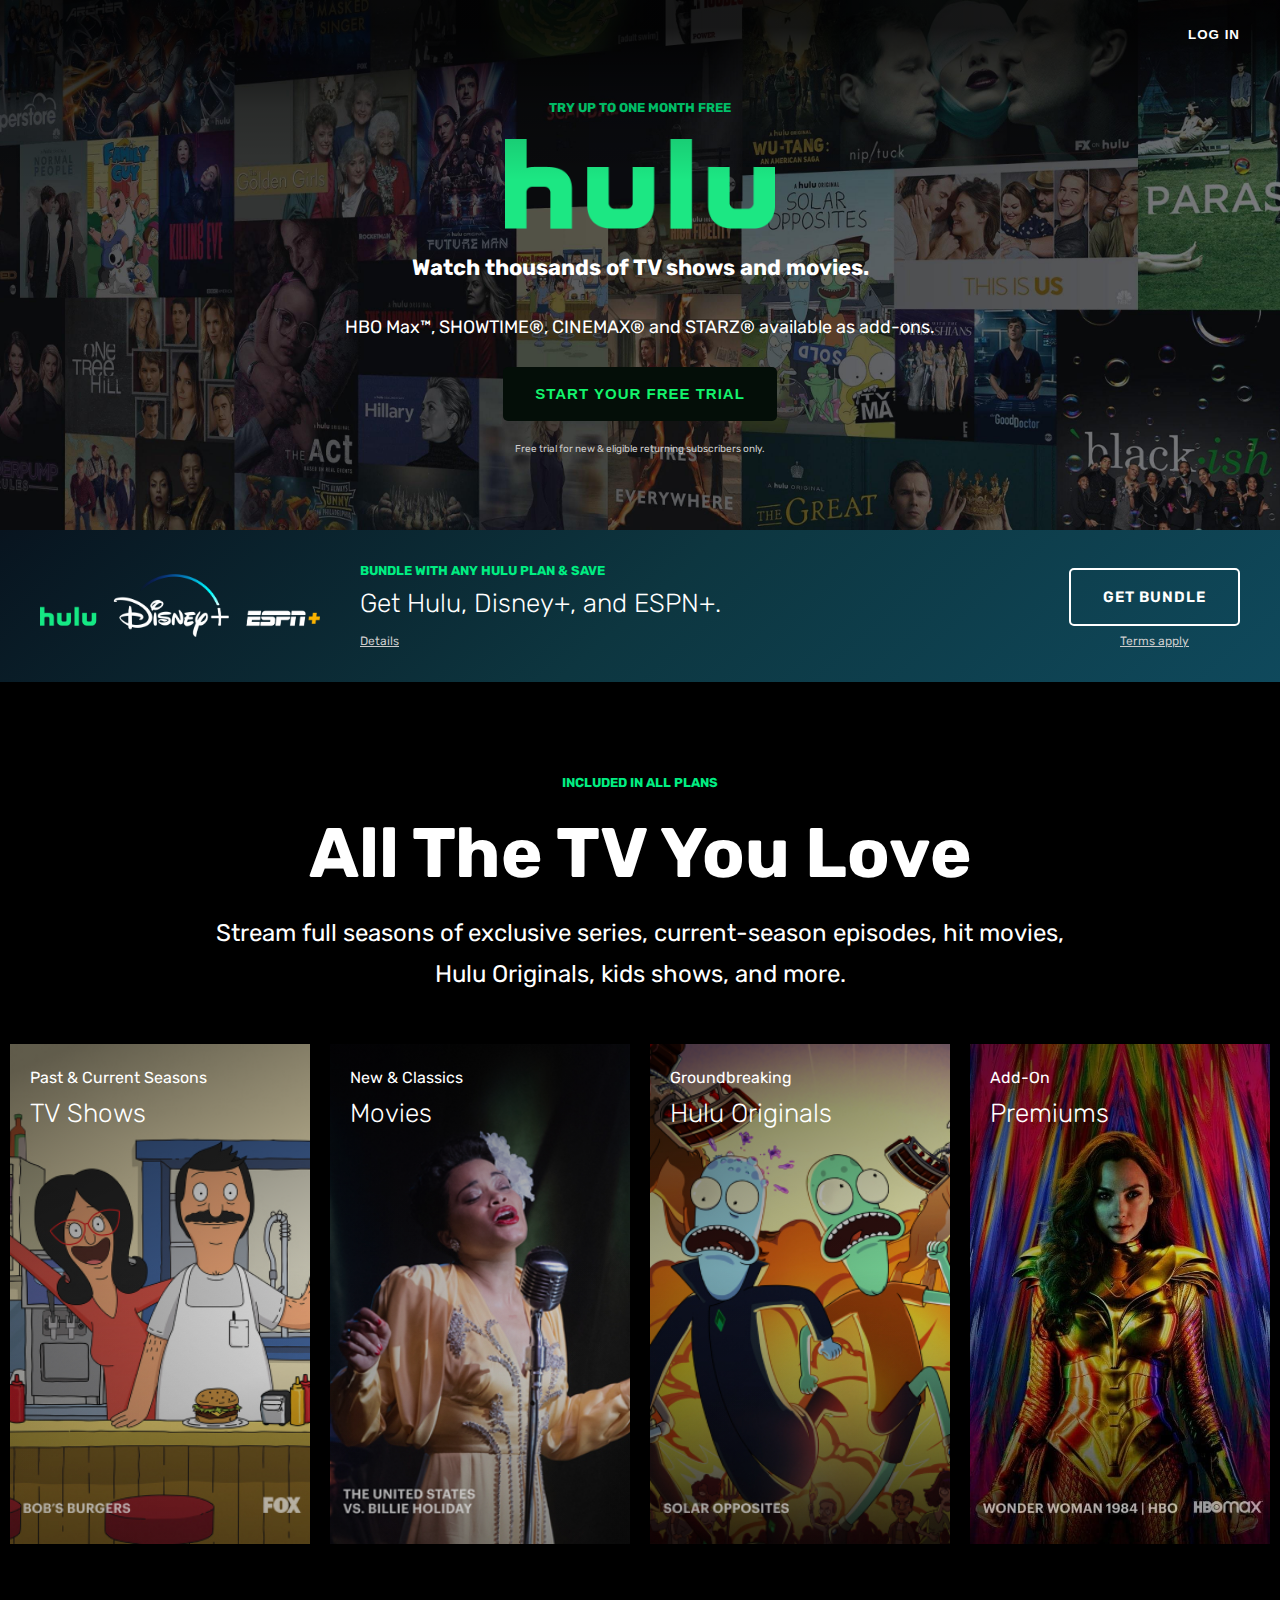
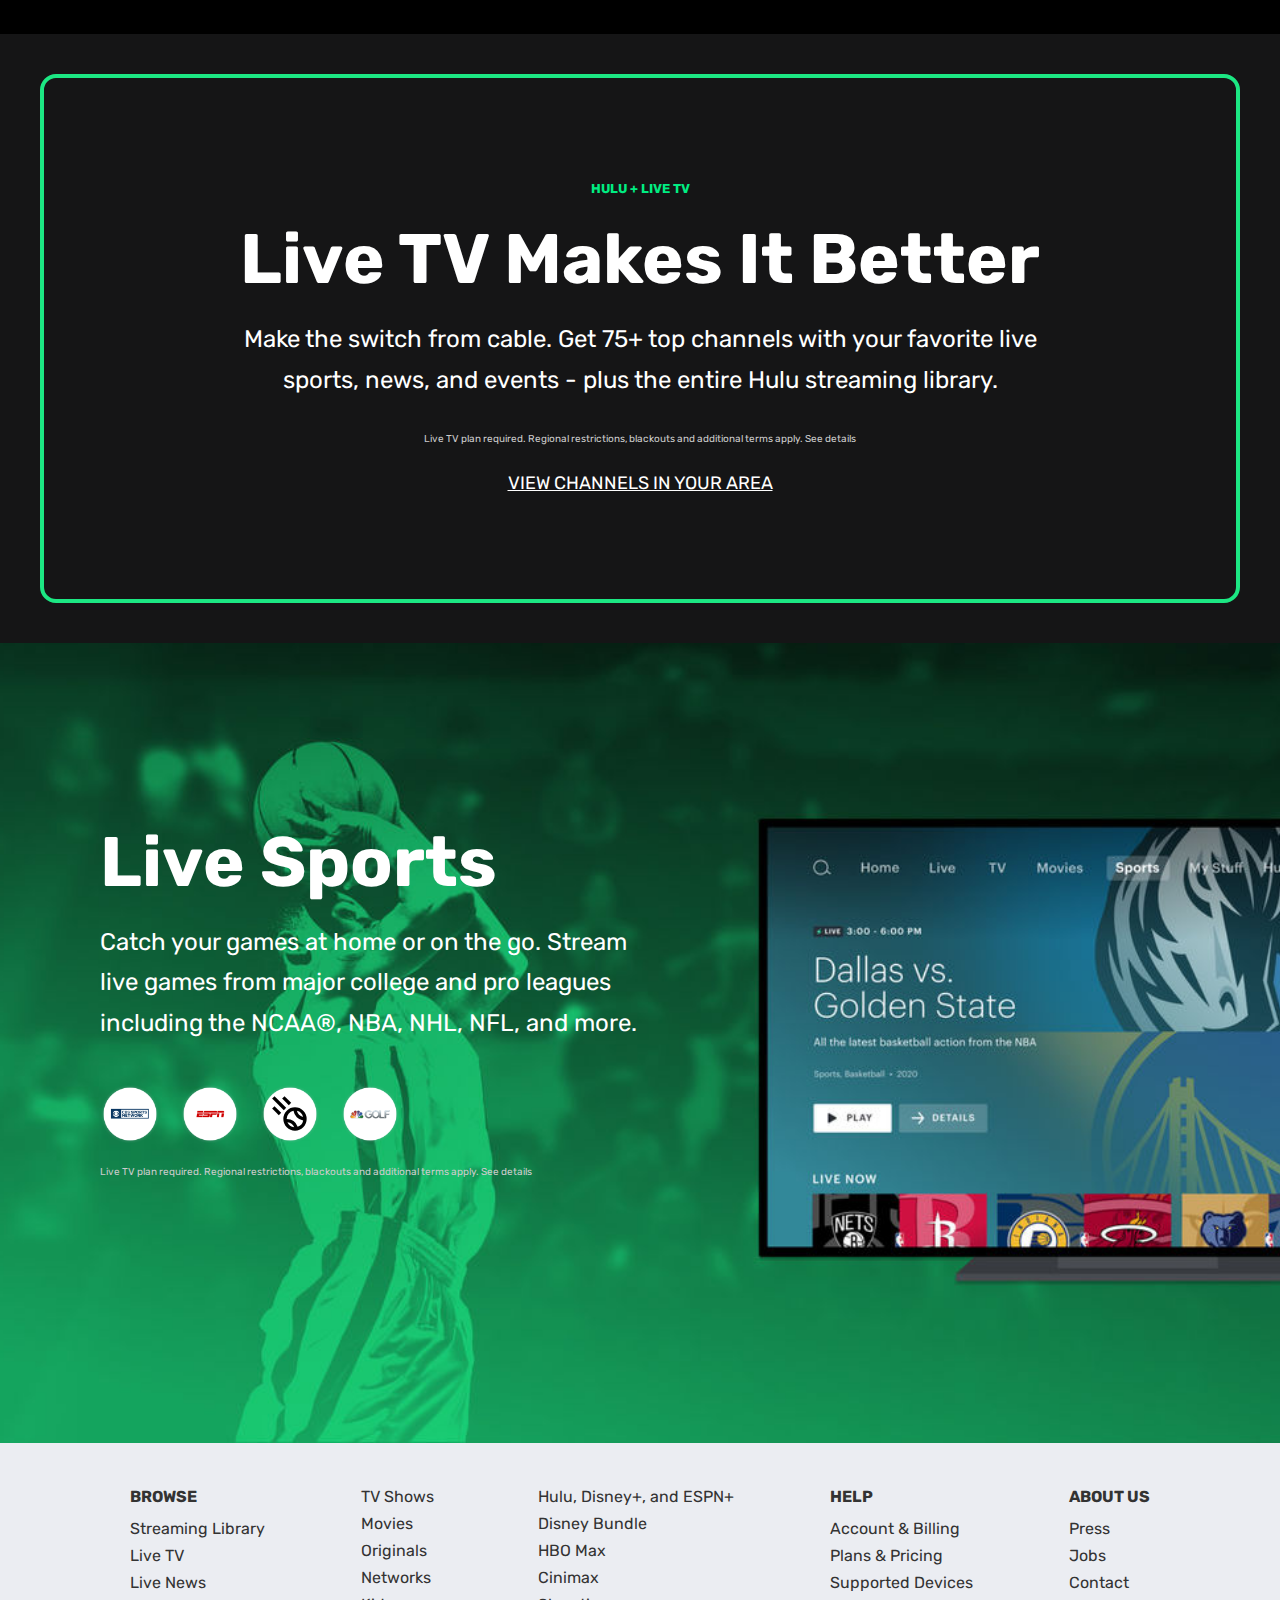
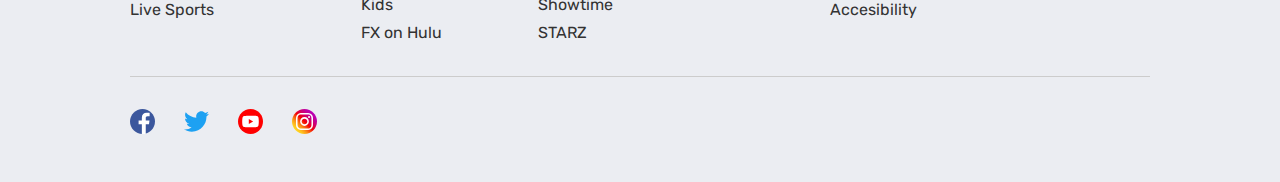
<file: index.html>
<!DOCTYPE html>
<html lang="en">
  <head>
    <meta charset="UTF-8" />
    <meta http-equiv="X-UA-Compatible" content="IE=edge" />
    <meta name="viewport" content="width=device-width, initial-scale=1.0" />
    <link rel="stylesheet" href="css/style.css" />
    <title>Stream TV and Movies Live and Online | Hulu</title>
  </head>
  
  <body>
    <header class="header">
      <nav>
        <ul>
          <li>
            <button class="login-btn">Log In</button>
          </li>
        </ul>
      </nav>

      <div class="header-content">
        <h4>Try up to one month free</h4>
        <img src="img/logo.png" alt="Hulu" class="logo" />
        <div class="header-text-1">Watch thousands of TV shows and movies.</div>
        <div class="header-text-2">
          HBO Max™, SHOWTIME®, CINEMAX® and STARZ® available as add-ons.
        </div>
        <button class="btn btn-cta"><a href="second.html"> Start Your Free Trial</a></button>
        <div class="legal-text">
          Free trial for new & eligible returning subscribers only.
        </div>
      </div>
    </header>

    <section class="sub-header">
      <img src="img/logos.png" alt="" />
      <div>
        <h4>Bundle with any Hulu plan & save</h4>
        <h3>Get Hulu, Disney+, and ESPN+.</h3>
        <a href="#" class="sub-link">Details</a>
      </div>
      <div>
        <a href="#" class="btn btn-outline">Get Bundle</a>
        <a href="#" class="sub-link">Terms apply</a>
      </div>
    </section>

    <section class="categories">
      <h4>Included in all plans</h4>
      <div class="text-xl">All The TV You Love</div>
      <div class="sub-text">
        Stream full seasons of exclusive series, current-season episodes, hit
        movies, Hulu Originals, kids shows, and more.
      </div>

      <div class="covers">
        <div class="cover-1">
          <div class="cover-grad"></div>
          <div class="cover-text">
            <div class="sub-title">Past & Current Seasons</div>
            <h3>TV Shows</h3>
          </div>
        </div>
        <div class="cover-2">
          <div class="cover-grad"></div>
          <div class="cover-text">
            <div class="sub-title">New & Classics</div>
            <h3>Movies</h3>
          </div>
        </div>
        <div class="cover-3">
          <div class="cover-grad"></div>
          <div class="cover-text">
            <div class="sub-title">Groundbreaking</div>
            <h3>Hulu Originals</h3>
          </div>
        </div>
        <div class="cover-4">
          <div class="cover-grad"></div>
          <div class="cover-text">
            <div class="sub-title">Add-On</div>
            <h3>Premiums</h3>
          </div>
        </div>
      </div>
    </section>

    <section class="live">
      <div class="live-border">
        <h4>Hulu + Live TV</h4>
        <div class="text-xl">Live TV Makes It Better</div>
        <div class="sub-text">
          Make the switch from cable. Get 75+ top channels with your favorite
          live sports, news, and events - plus the entire Hulu streaming
          library.
        </div>
        <div class="legal-text">
          Live TV plan required. Regional restrictions, blackouts and additional
          terms apply. See details
        </div>
        <a href="#">View Channels in Your Area</a>
      </div>
    </section>

    <section class="live-sports">
      <div class="live-sports-content">
        <div class="text-xl">Live Sports</div>
        <div class="sub-text">
          Catch your games at home or on the go. Stream live games from major
          college and pro leagues including the NCAA®, NBA, NHL, NFL, and more.
        </div>

        <div class="live-sports-logos">
          <div>
            <img src="img/live-sports-logo-1.png" alt="" />
          </div>
          <div>
            <img src="img/live-sports-logo-2.png" alt="" />
          </div>
          <div>
            <img src="img/live-sports-logo-3.svg" alt="" />
          </div>
          <div>
            <img src="img/live-sports-logo-4.png" alt="" />
          </div>
        </div>

        <div class="legal-text">
          Live TV plan required. Regional restrictions, blackouts and additional
          terms apply. See details
        </div>
      </div>
    </section>

    <footer class="footer">
      <div class="footer-container">
        <div class="footer-lists">
          <ul>
            <li class="list-head">BROWSE</li>
            <li><a href="#">Streaming Library</a></li>
            <li><a href="#">Live TV</a></li>
            <li><a href="#">Live News</a></li>
            <li><a href="#">Live Sports</a></li>
          </ul>
          <ul>
            <li><a href="#">TV Shows</a></li>
            <li><a href="#">Movies</a></li>
            <li><a href="#">Originals</a></li>
            <li><a href="#">Networks</a></li>
            <li><a href="#">Kids</a></li>
            <li><a href="#">FX on Hulu</a></li>
          </ul>
          <ul>
            <li><a href="#">Hulu, Disney+, and ESPN+</a></li>
            <li><a href="#">Disney Bundle</a></li>
            <li><a href="#">HBO Max</a></li>
            <li><a href="#">Cinimax</a></li>
            <li><a href="#">Showtime</a></li>
            <li><a href="#">STARZ</a></li>
          </ul>
          <ul>
            <li class="list-head">HELP</li>
            <li><a href="#">Account & Billing</a></li>
            <li><a href="#">Plans & Pricing</a></li>
            <li><a href="#">Supported Devices</a></li>
            <li><a href="#">Accesibility</a></li>
          </ul>
          <ul>
            <li class="list-head">ABOUT US</li>
            <li><a href="#">Press</a></li>
            <li><a href="#">Jobs</a></li>
            <li><a href="#">Contact</a></li>
          </ul>
        </div>
        <div class="divider"></div>

        <div class="social-icons">
          <a href="#"><img src="img/facebook.svg" alt="" /></a>
          <a href="#"><img src="img/twitter.svg" alt="" /></a>
          <a href="#"><img src="img/youtube.svg" alt="" /></a>
          <a href="#"><img src="img/instagram.svg" alt="" /></a>
        </div>
      </div>
    </footer>

    <div class="modal">
      <div class="modal-box">
        <div class="modal-body">
          <h3>Log In</h3>
          <form>
            <div class="form-control">
              <label for="email">Email</label>
              <input type="email" id="email" />
            </div>
            <div class="form-control">
              <label for="password">Password</label>
              <input type="password" id="password" />
            </div>
            <p><a href="#">Forgot your email or password</a></p>
            <button class="btn btn-dark">Log In</button>
          </form>
        </div>
        <div class="modal-footer">
          <p>Don't have an account? <a href="#">Start your free trial</a></p>
        </div>
        <img class="close" src="img/close.svg" alt="close" />
      </div>
    </div>

    <script src="js/main.js"></script>
  </body>
</html>
</file>
<file: css/style.css>
@import url('https://fonts.googleapis.com/css2?family=Rubik:wght@300;400;600;700&display=swap');

* {
  box-sizing: border-box;
  margin: 0;
  padding: 0;
}

html,
body {
  font-family: 'Rubik', sans-serif;
  background: #000;
  color: #fff;
  line-height: 1.7;
  overflow-x: hidden;
}

a {
  color: #fff;
  text-decoration: none;
}

a:hover {
  color: #ccc;
}

ul {
  list-style-type: none;
}

img {
  width: 100%;
}

h3 {
  font-size: 26px;
  font-weight: 300;
}

h4 {
  color: #00ed82;
  font-size: 13px;
  text-transform: uppercase;
}

.btn {
  display: inline-block;
  background: rgb(4, 14, 8);
  color: #333;
  min-width: 135px;
  padding: 20px 32px;
  font-size: 15px;
  font-weight: 600;
  line-height: 14px;
  border: none;
  border-radius: 5px;
  letter-spacing: 1px;
  cursor: pointer;
  text-transform: uppercase;
}

.btn-cta:hover {
  opacity: 0.8;
}

.btn-outline {
  background: none;
  color: #fff;
  border: 2px solid #fff;
}

.btn-outline:hover {
  color: #fff;
  border-color: #ccc;
}

.btn-dark {
  background: #000;
  color: #fff;
}

.legal-text {
  font-size: 10px;
  color: #ccc;
  margin-top: 20px;
}

.sub-link {
  display: block;
  color: #ccc;
  font-size: 12px;
  margin-top: 5px;
  text-decoration: underline;
}

.text-xl {
  font-size: 70px;
  font-weight: bold;
}

.sub-text {
  max-width: 850px;
  margin-bottom: 10px;
  font-size: 24px;
}

/* Header */
.header {
  height: 530px;
  background: url(../img/header.jpg) no-repeat center center / cover;
}

.header nav {
  display: flex;
  justify-content: flex-end;
  padding: 20px 40px;
  z-index: 2;
  position: relative;
}

.header nav .login-btn {
  cursor: pointer;
  background: none;
  border: none;
  color: #fff;
  font-weight: bold;
  text-transform: uppercase;
  letter-spacing: 1px;
}

.header .logo {
  width: 270px;
  margin: 20px 0;
}

.header .header-content {
  display: flex;
  flex-direction: column;
  justify-content: flex-start;
  align-items: center;
  margin-top: 30px;
}

.header .header-text-1 {
  font-size: 22px;
  font-weight: bold;
}

.header .header-text-2 {
  font-size: 18px;
  margin: 25px 0;
}

.header::after {
  content: '';
  position: absolute;
  top: 0;
  left: 0;
  width: 100%;
  height: 180px;
  z-index: 1;
  background: linear-gradient(
    180deg,
    rgba(0, 0, 0, 0.76) 15.54%,
    rgba(0, 0, 0, 0.192) 60.23%,
    rgba(0, 0, 0, 8e-5) 100%
  );
}

/* Sub Header */
.sub-header {
  display: grid;
  grid-template-columns: 2fr 4fr 2fr;
  gap: 40px;
  align-items: center;
  padding: 30px 40px;
  background: linear-gradient(
    318.68deg,
    #0f495c 0%,
    #0d3640 49.72%,
    #08141f 100%
  );
}

.sub-header > div:last-of-type {
  justify-self: end;
  align-self: end;
}

.sub-header > div:last-of-type .sub-link {
  text-align: center;
}

/* Categories */
.categories {
  display: flex;
  flex-direction: column;
  align-items: center;
  justify-content: center;
  text-align: center;
  padding: 90px 40px;
}

.categories .covers {
  display: grid;
  grid-template-columns: repeat(4, 1fr);
  gap: 20px;
  margin-top: 40px;
}

.categories .covers > div {
  height: 500px;
  width: 300px;
  position: relative;
}

.categories .cover-grad {
  position: absolute;
  top: 0;
  left: 0;
  width: 100%;
  height: 100%;
  background: linear-gradient(
      156.82deg,
      rgba(0, 0, 0, 0.6) 4.58%,
      rgba(0, 0, 0, 0) 69.61%
    ),
    linear-gradient(24.5deg, rgba(0, 0, 0, 0.2) 4.71%, rgba(0, 0, 0, 0) 71.49%);
}

.categories .cover-text {
  position: absolute;
  top: 20px;
  left: 20px;
  text-align: left;
}

.categories .cover-1 {
  background: url('../img/cover-1.jpg') no-repeat center center / cover;
}
.categories .cover-2 {
  background: url('../img/cover-2.jpg') no-repeat center center / cover;
}
.categories .cover-3 {
  background: url('../img/cover-3.jpg') no-repeat center center / cover;
}
.categories .cover-4 {
  background: url('../img/cover-4.jpg') no-repeat center center / cover;
}

/* Live */
.live {
  background: #151516;
  padding: 40px;
}

.live-border {
  border: 4px solid #1ce783;
  border-radius: 16px;
  padding: 100px;
  display: flex;
  flex-direction: column;
  align-items: center;
  justify-content: center;
  text-align: center;
}

.live a {
  text-transform: uppercase;
  font-size: 18px;
  margin-top: 20px;
  text-decoration: underline;
}

/* Live Sports */
.live-sports {
  background: url('../img/live-sports.jpg') no-repeat center center / cover;
  height: 800px;
  position: relative;
}

.live-sports-content {
  position: absolute;
  top: 160px;
  left: 100px;
  max-width: 550px;
}

.live-sports-logos {
  width: 300px;
  margin-top: 40px;
  display: flex;
  align-items: center;
  justify-content: space-between;
}

.live-sports-logos > div {
  background: url('../img/network-logo-bg.png') no-repeat center center / cover;
  height: 60px;
  width: 60px;
  display: flex;
  justify-content: center;
  align-items: center;
}

.live-sports-logos img {
  width: 40px;
}

/* Footer */
.footer {
  background: #ebedf2;
  color: #333;
}

.footer a {
  color: #333;
}

.footer-container {
  max-width: 1100px;
  margin: auto;
  padding: 40px;
}

.footer-lists {
  display: flex;
  justify-content: space-between;
}

.footer-lists .list-head {
  text-transform: uppercase;
  font-weight: bold;
  margin-bottom: 5px;
}

.divider {
  width: 100%;
  height: 3px;
  border-top: 1px #ccc solid;
  margin: 30px 0;
}

.social-icons img {
  width: 25px;
  height: 25px;
  margin-right: 25px;
}

/* Modal */
.modal {
  display: none;
  position: fixed;
  top: 0;
  left: 0;
  z-index: 1;
  height: 100%;
  width: 100%;
  background: rgba(0, 0, 0, 0.5);
}

.modal-box {
  margin: 10% auto;
  width: 400px;
  background: #fff;
  color: #333;
  position: relative;
  animation: modalopen 1s;
}

@keyframes modalopen {
  from {
    opacity: 0;
  }

  to {
    opacity: 1;
  }
}

.modal-body {
  padding: 50px;
}

.modal-body h3 {
  font-weight: bold;
}

.modal-body .btn,.btn a {
  color: rgb(19, 245, 109);
  width: 100%;
  margin-top: 30px;
}

.modal .close {
  cursor: pointer;
  height: 23px;
  width: 23px;
  position: absolute;
  top: 20px;
  right: 20px;
}

.modal .modal-footer {
  background: #f7f7f9;
  color: #333;
  padding: 20px 0;
  border-top: #eee 1px solid;
  text-align: center;
}

.modal .modal-footer a {
  color: steelblue;
}

/* Form */
.form-control {
  margin: 20px 0;
}

.form-control label {
  display: block;
  text-transform: uppercase;
}

.form-control input {
  width: 100%;
  border: 2px #ccc solid;
  border-radius: 5px;
  height: 50px;
  padding: 5px;
}

/* Media Queries */
@media (max-width: 1100px) {
  .categories .covers {
    grid-template-columns: 1fr 1fr;
  }
}

@media (max-width: 768px) {
  .header .logo {
    width: 200px;
  }

  .header .header-content {
    text-align: center;
    padding: 0 20px;
  }

  .header .header-text-1 {
    margin-bottom: 40px;
  }

  .header .header-text-2 {
    display: none;
  }

  .sub-header {
    grid-template-columns: 1fr;
    text-align: center;
    gap: 20px;
  }

  .sub-header img {
    width: 250px;
    margin: auto;
  }

  .sub-header > div:last-of-type {
    justify-self: center;
    align-self: center;
  }

  .text-xl {
    line-height: 1.3;
    font-size: 40px;
  }

  .sub-text {
    font-size: 20px;
  }

  .categories .covers {
    grid-template-columns: 1fr;
  }

  .live-border {
    padding: 30px 10px;
  }

  .live-sports {
    background: url('../img/live-sports-small.jpg') no-repeat center center /
      cover;
  }

  .live-sports-content {
    top: 30px;
    left: 30px;
    margin-top: 60px;
  }

  .footer-lists {
    flex-direction: column;
  }

  .modal .modal-box {
    width: 350px;
  }
}
</file>
